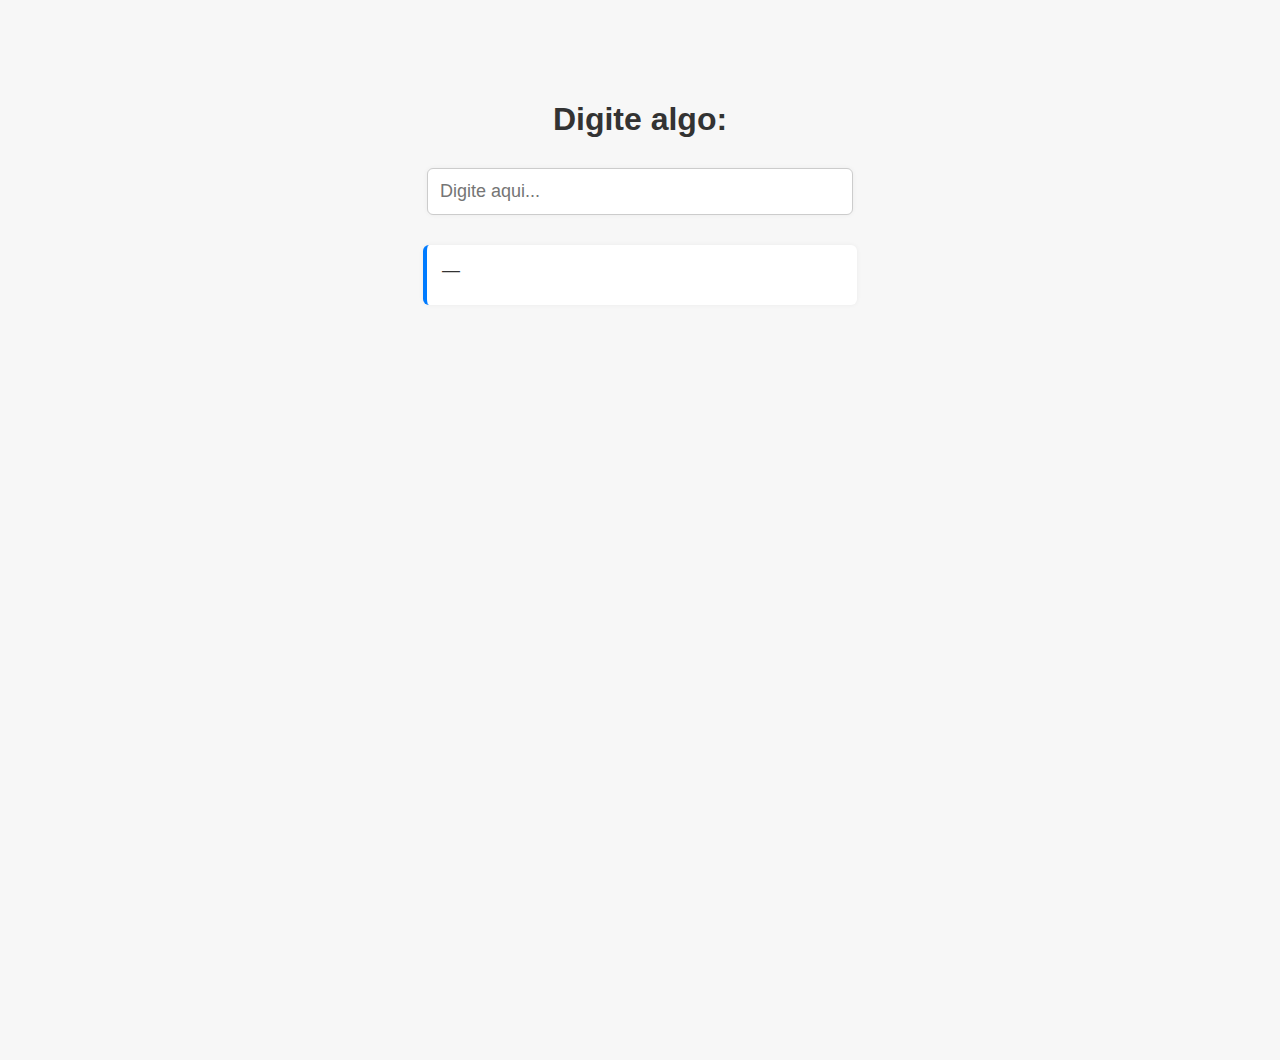
<file: catia.html>
<!DOCTYPE html>
<html lang="pt-BR">
<head>
  <meta charset="UTF-8">
  <title>Espelhamento ao Vivo</title>
  <style>
    body {
      font-family: Arial, sans-serif;
      background-color: #f7f7f7;
      display: flex;
      flex-direction: column;
      align-items: center;
      justify-content: flex-start;
      padding: 80px 20px;
      min-height: 100vh;
      margin: 0;
    }

    h1 {
      margin-bottom: 30px;
      color: #333;
    }

    input[type="text"] {
      width: 100%;
      max-width: 400px;
      padding: 12px;
      font-size: 18px;
      border: 1px solid #ccc;
      border-radius: 6px;
      box-shadow: 0 0 5px rgba(0,0,0,0.05);
    }

    .espelho {
      margin-top: 30px;
      width: 100%;
      max-width: 400px;
      padding: 15px;
      background-color: #fff;
      border-left: 4px solid #007BFF;
      border-radius: 6px;
      font-size: 18px;
      color: #333;
      min-height: 30px;
      box-shadow: 0 0 5px rgba(0,0,0,0.05);
    }
  </style>
</head>
<body>

  <h1>Digite algo:</h1>

  <!-- Caixa de texto -->
  <input type="text" id="entrada" placeholder="Digite aqui..." oninput="espelharTexto()">

  <!-- Texto espelhado -->
  <div class="espelho" id="saida">—</div>

  <script>
    function espelharTexto() {
      const texto = document.getElementById("entrada").value;
      const saida = document.getElementById("saida");
      saida.textContent = texto || "—";
    }
  </script>

</body>
</html>
</file>
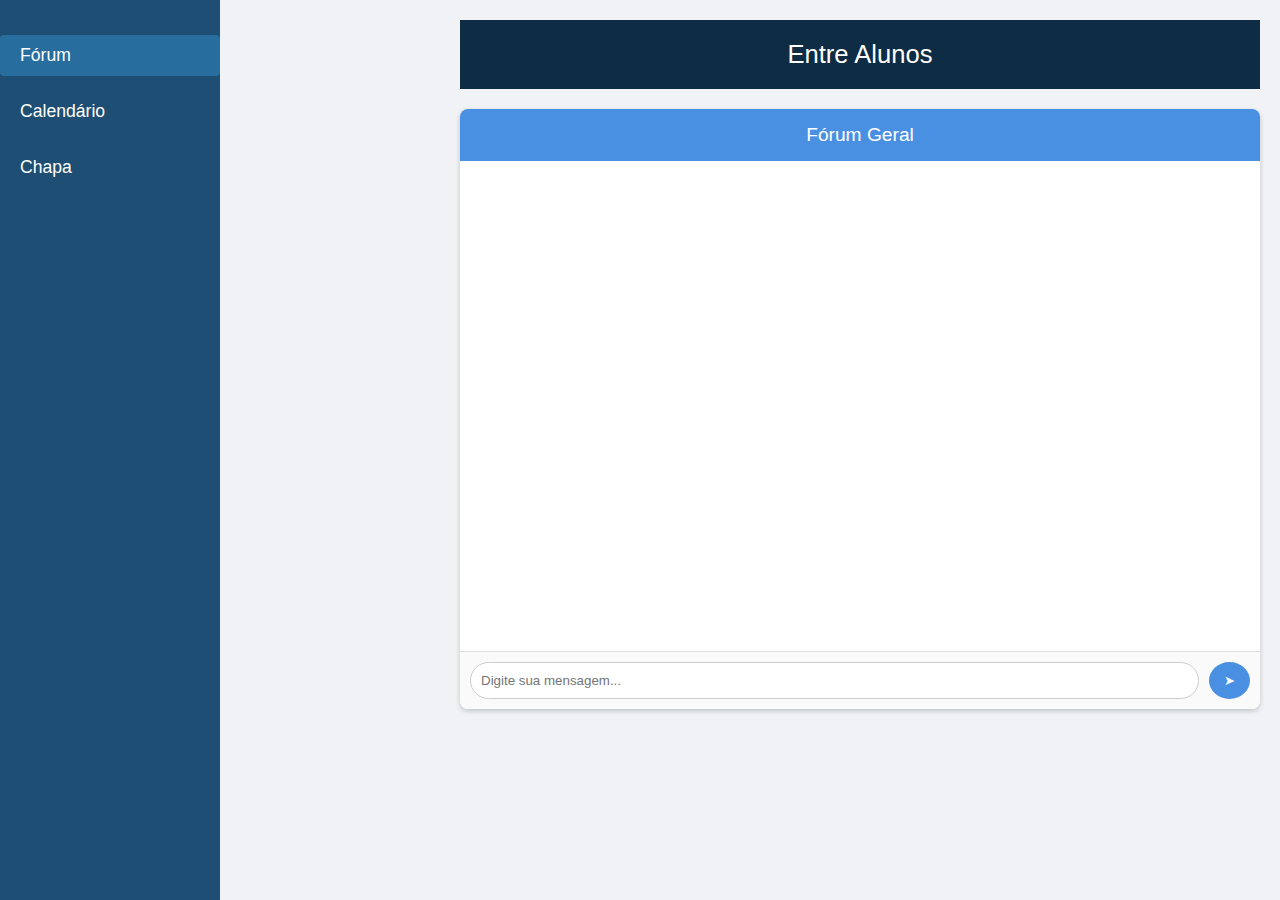
<file: home.html>
<!DOCTYPE html>
<html lang="pt-br">
<head>
  <meta charset="UTF-8" />
  <title>Entre Alunos</title>
  <style>
    * { box-sizing: border-box; margin:0; padding:0; }
    body { font-family: sans-serif; display: flex; min-height: 100vh; background: #f0f2f5; }
    nav { width: 220px; background: #1e4e73; color: white; padding-top: 20px; }
    nav ul { list-style:none; }
    nav li { margin: 15px 0; }
    nav a { color: white; text-decoration: none; font-size: 1.1em; padding: 10px 20px; display: block; transition: background 0.2s; }
    nav a.active, nav a:hover { background: #276d9e; border-radius: 4px; }
    main { flex:1; padding: 20px; margin-left: 220px; }
    header { background: #0e2c43; color:white; padding: 20px; text-align: center; font-size: 1.6em; }
    .section { display: none; margin-top: 20px; }
    .section.active { display: block; }

    /* estilos chat */
    .chat-container { display: flex; flex-direction: column; height: 600px; background: white; border-radius: 8px; overflow: hidden; box-shadow: 0 2px 5px rgba(0,0,0,0.2); }
    .chat-header { background: #4a90e2; color: white; padding: 15px; text-align: center; font-size: 1.2em; }
    .chat-messages { flex:1; overflow-y: auto; padding: 15px; display: flex; flex-direction: column; gap:10px; }
    .message { background:#e6f0ff; padding:10px 15px; border-radius:12px; max-width:70%; align-self: flex-start; }
    .message.self { background:#d1e7dd; align-self: flex-end; }
    .meta { font-size:0.75em; color:#666; margin-top:2px; }
    .chat-input { display: flex; border-top:1px solid #ddd; padding:10px; background:#fafafa; }
    .chat-input input { flex:1; padding:10px; border:1px solid #ccc; border-radius:20px; }
    .chat-input button { margin-left:10px; padding:10px 15px; background:#4a90e2;color:white; border:none;border-radius:50%; cursor:pointer; }

  </style>
</head>
<body>

  <nav>
    <ul>
      <li><a href="#" data-sec="forum" class="active">Fórum</a></li>
      <li><a href="#" data-sec="calendario">Calendário</a></li>
      <li><a href="#" data-sec="chapa">Chapa</a></li>
    </ul>
  </nav>

  <main>
    <header>Entre Alunos</header>

    <div id="forum" class="section active">
      <div class="chat-container">
        <div class="chat-header" id="chatTitulo">Fórum Geral</div>
        <div class="chat-messages" id="chatBox"></div>
        <div class="chat-input">
          <input type="text" id="mensagemInput" placeholder="Digite sua mensagem..." onkeydown="if(event.key==='Enter') enviarMensagem()">
          <button onclick="enviarMensagem()">➤</button>
        </div>
      </div>
    </div>

    <div id="calendario" class="section">
      <h2>📅 Calendário</h2>
      <p>Em breve: eventos, prazos e atividades acadêmicas.</p>
    </div>

    <div id="chapa" class="section">
      <h2>🏛️ Chapa</h2>
      <p>Conheça as chapas concorrentes e suas propostas.</p>
    </div>
  </main>

  <script>
    // navegação
    document.querySelectorAll('nav a').forEach(a => {
      a.addEventListener('click', e => {
        e.preventDefault();
        document.querySelectorAll('nav a').forEach(x => x.classList.remove('active'));
        a.classList.add('active');
        const sec = a.getAttribute('data-sec');
        document.querySelectorAll('.section').forEach(s => s.classList.remove('active'));
        document.getElementById(sec).classList.add('active');
      });
    });

    // fórum
    let nomeUsuario = localStorage.getItem('nomeUsuario') || '';
    if (!nomeUsuario) {
      nomeUsuario = prompt("Digite seu nome para participar do fórum:") || "Anônimo";
      localStorage.setItem('nomeUsuario', nomeUsuario);
    }

    const localKey = 'forumMensagens';
    let mensagens = JSON.parse(localStorage.getItem(localKey)) || [];
    const chatBox = document.getElementById('chatBox');

    function mostrarMensagens() {
      chatBox.innerHTML = '';
      mensagens.forEach(msg => {
        const div = document.createElement('div');
        div.className = 'message' + (msg.de === nomeUsuario ? ' self' : '');
        div.innerHTML = `<strong>${msg.de}</strong> <span class="meta">${msg.hora}</span><br>${msg.texto}`;
        chatBox.appendChild(div);
      });
      chatBox.scrollTop = chatBox.scrollHeight;
    }

    function enviarMensagem() {
      const input = document.getElementById('mensagemInput');
      const texto = input.value.trim();
      if (!texto) return;
      const agora = new Date();
      const hora = agora.toLocaleTimeString('pt-BR', {hour:'2-digit', minute:'2-digit'});
      mensagens.push({ de: nomeUsuario, hora, texto });
      localStorage.setItem(localKey, JSON.stringify(mensagens));
      input.value = '';
      mostrarMensagens();
    }

    mostrarMensagens();

  </script>
</body>
</html>
</file>
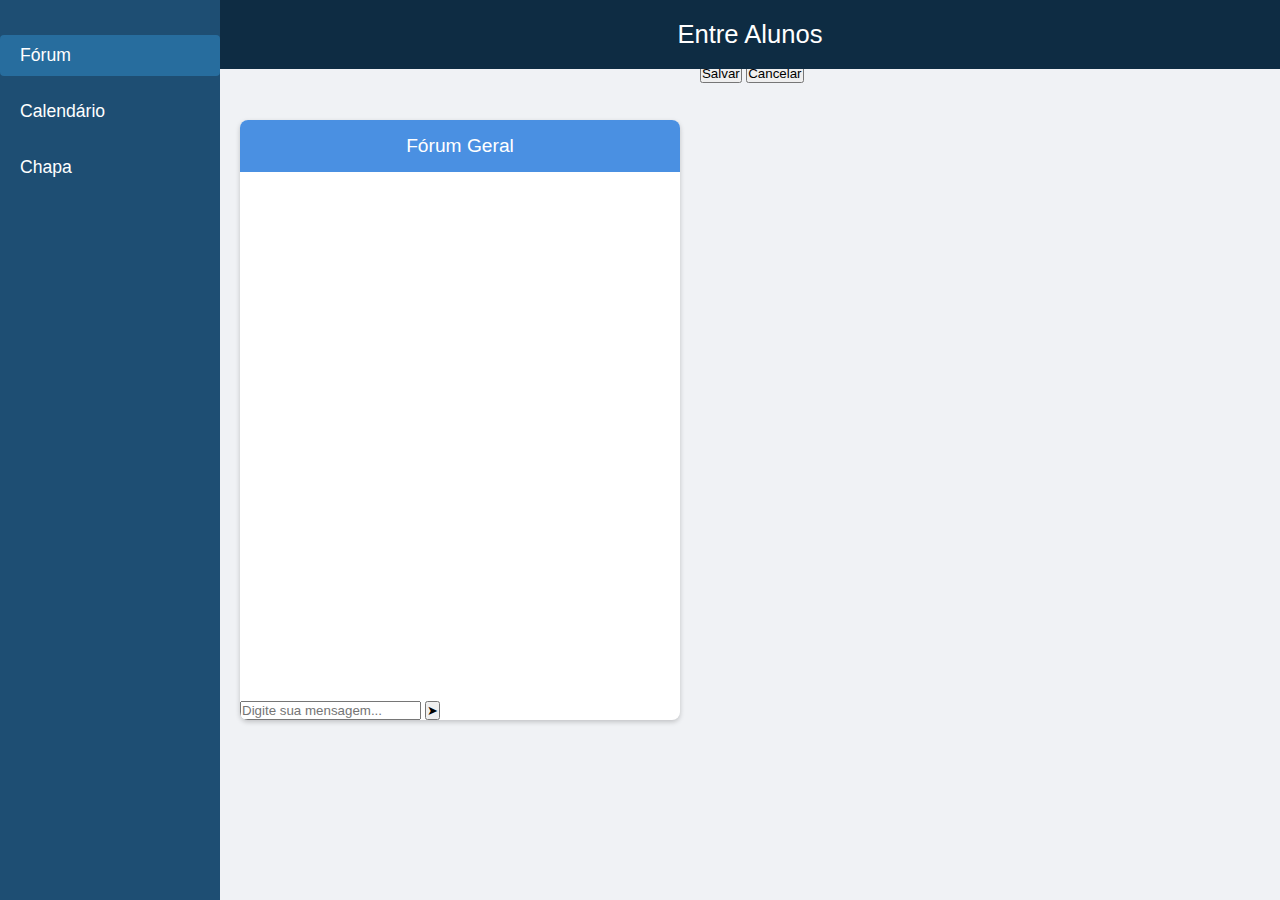
<file: inicio.html>
<!DOCTYPE html>
<html lang="pt-br">
<head>
  <meta charset="UTF-8" />
  <title>Entre Alunos - Calendário Visual</title>
  <link rel="stylesheet" href="styles.css" />
</head>
<body>

  <nav>
    <ul>
      <li><a href="#" data-sec="forum" class="active">Fórum</a></li>
      <li><a href="#" data-sec="calendario">Calendário</a></li>
      <li><a href="#" data-sec="chapa">Chapa</a></li>
    </ul>
  </nav>

  <header>Entre Alunos</header>

  <main>
    <div id="forum" class="section active">
      <div class="chat-container">
        <div class="chat-header" id="chatTitulo">Fórum Geral</div>
        <div class="chat-messages" id="chatBox" style="height: 450px;"></div>
        <div class="chat-input">
          <input
            type="text"
            id="mensagemInput"
            placeholder="Digite sua mensagem..."
            onkeydown="if(event.key==='Enter') enviarMensagem()"
          />
          <button onclick="enviarMensagem()">➤</button>
        </div>
      </div>
    </div>

    <div id="calendario" class="section">
      <h2>📅 Calendário Visual</h2>

      <div id="calendarioVisual">
        <header>
          <h2 id="mesAno"></h2>
        </header>
        <div class="month-controls">
          <button id="prevMonth" title="Mês anterior">&lt;</button>
          <button id="nextMonth" title="Próximo mês">&gt;</button>
        </div>
        <table class="calendar">
          <thead>
            <tr>
              <th>Dom</th>
              <th>Seg</th>
              <th>Ter</th>
              <th>Qua</th>
              <th>Qui</th>
              <th>Sex</th>
              <th>Sáb</th>
            </tr>
          </thead>
          <tbody id="corpoCalendario"></tbody>
        </table>
      </div>
    </div>

    <div id="chapa" class="section">
      <h2>🏛️ Chapa</h2>
      <p>Conheça as chapas concorrentes e suas propostas.</p>
    </div>
  </main>

  <div id="modalEvento">
    <div class="modal-content">
      <span class="close-modal">&times;</span>
      <h3 id="modalTitle">Adicionar Evento</h3>
      <p id="modalDate"></p>
      <form id="formAddEvento">
        <label for="tituloEventoModal">Título do Evento:</label>
        <input
          type="text"
          id="tituloEventoModal"
          required
          placeholder="Ex: Reunião, Prova..."
        />

        <label for="tipoEventoModal">Tipo:</label>
        <select id="tipoEventoModal" required>
            <option value="reuniao">Reunião</option>
            <option value="prova">Prova</option>
            <option value="lembrete">Lembrete</option>
            <option value="outro">Outro</option>
        </select>

        <label for="horaEventoModal">Hora:</label>
        <input type="time" id="horaEventoModal" required />

        <div class="modal-buttons">
          <button type="submit" id="btnSalvar">Salvar</button>
          <button type="button" class="cancel">Cancelar</button>
          <button type="button" id="btnExcluir" style="display: none;">Excluir</button>
        </div>
      </form>
    </div>
  </div>

  <script src="script.js"></script>
</body>
</html>
</file>
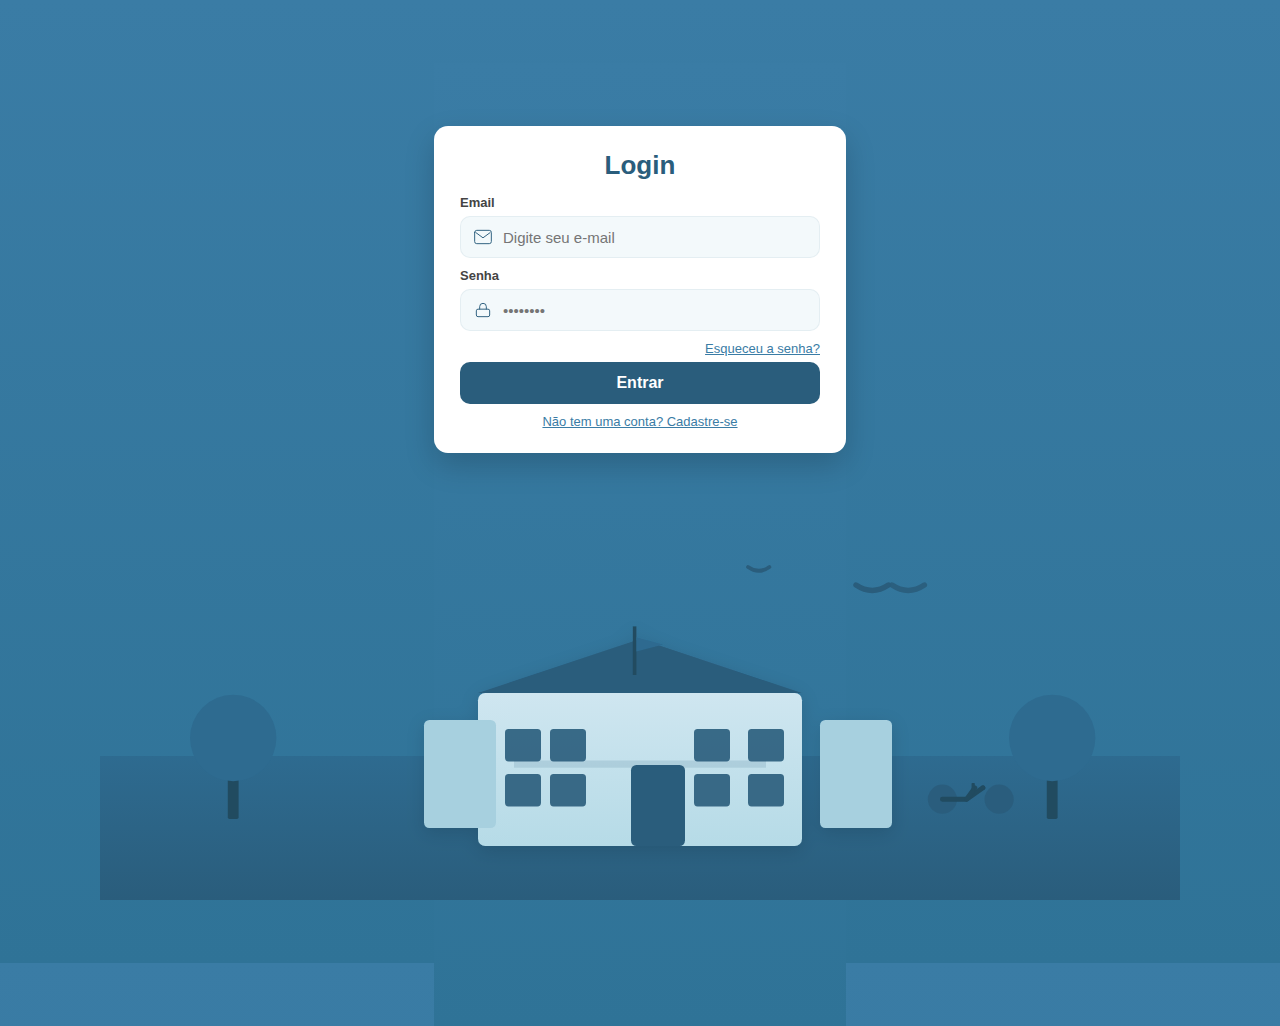
<file: login.html>
<!DOCTYPE html>
<html lang="pt-BR">
<head>
<meta charset="UTF-8" />
<meta name="viewport" content="width=device-width, initial-scale=1" />
<title>Login & Cadastro</title>
<style>
  :root{
    --blue-main: #3A7CA5;
    --blue-dark: #2A5D7C;
    --white: #FFFFFF;
  }

  html, body {
    height: 100%;
    margin: 0;
    font-family: Arial, Helvetica, sans-serif;
    background: linear-gradient(180deg,var(--blue-main) 0%, #2f7397 100%);
    display: flex;
    justify-content: center;
    align-items: flex-start; /* caixa mais pra cima */
    padding-top: 7vh; /* ajuste vertical: aumente/diminua conforme quiser */
    -webkit-font-smoothing:antialiased;
    -moz-osx-font-smoothing:grayscale;
  }

  .container {
    background: var(--white);
    border-radius: 14px;
    padding: 24px 26px;
    width: 360px;
    max-width: 92vw;
    box-shadow: 0 12px 30px rgba(0,0,0,0.18);
    z-index: 2; /* acima do SVG */
    position: relative;
  }

  h2 {
    margin: 0 0 14px 0;
    text-align: center;
    color: var(--blue-dark);
    font-size: 26px;
    font-weight: 600;
  }

  label {
    display:block;
    font-weight:600;
    font-size:13px;
    margin-top:8px;
    margin-bottom:6px;
    color:#444;
  }

  /* Wrapper do ícone + input */
  .field {
    display:flex;
    align-items:center;
    gap:10px;
    background:#F3F9FB;
    border-radius:10px;
    padding:10px 12px;
    border:1px solid rgba(42,93,124,0.07);
    margin-bottom:10px;
  }

  .field svg{ width:20px; height:20px; flex:0 0 20px; color:var(--blue-dark); opacity:0.95; }

  .field input{
    border:0;
    background:transparent;
    outline:none;
    width:100%;
    font-size:15px;
    color: #123;
    padding:0;
  }

  select.field-select {
    width:100%;
    border:0;
    background:transparent;
    outline:none;
    font-size:15px;
    color:#123;
  }

  button {
    display:block;
    width:100%;
    background:var(--blue-dark);
    color:var(--white);
    border:0;
    padding:12px 14px;
    border-radius:10px;
    font-size:16px;
    font-weight:700;
    cursor:pointer;
    margin-top:6px;
    transition: transform .08s ease, box-shadow .08s ease;
  }
  button:active{ transform: translateY(1px); }
  button.secondary {
    background:#ccc;
    color:#222;
    margin-top:8px;
  }

  .toggle-link {
    color: var(--blue-main);
    text-align: center;
    cursor: pointer;
    text-decoration: underline;
    font-size: 13px;
    margin-top: 10px;
  }
  .forgot-password {
    text-align:right;
    color: var(--blue-main);
    font-size: 13px;
    cursor:pointer;
    margin-top:6px;
    text-decoration: underline;
  }

  .error-msg {
    color: #b00020;
    font-size: 13px;
    margin-bottom: 8px;
    text-align: center;
    display: none;
  }

  /* Rodapé ilustrativo (SVG) */
  .scene {
    position: fixed;
    left: 0;
    right: 0;
    bottom: 0;
    height: 40vh;
    max-height: 360px;
    z-index: 1;
    pointer-events: none;
    display:flex;
    justify-content:center;
    align-items:flex-end;
  }

  /* Responsivo */
  @media (max-width: 420px){
    .container { width: 92vw; padding:18px; border-radius:12px; }
    h2 { font-size:22px; }
    .field { padding:10px; border-radius:8px; }
  }
</style>
</head>
<body>

<!-- LOGIN -->
<div class="container" id="login-container" aria-live="polite">
  <h2>Login</h2>
  <div class="error-msg" id="login-error" role="alert"></div>

  <form id="login-form" autocomplete="off">
    <label for="login-email">Email</label>
    <div class="field">
      <!-- envelope -->
      <svg viewBox="0 0 24 24" aria-hidden="true" focusable="false">
        <path d="M2 6.5A2.5 2.5 0 0 1 4.5 4h15A2.5 2.5 0 0 1 22 6.5v11A2.5 2.5 0 0 1 19.5 20h-15A2.5 2.5 0 0 1 2 17.5v-11z" fill="none" stroke="currentColor" stroke-width="1.2" stroke-linecap="round" stroke-linejoin="round"/>
        <path d="M3.5 6.75l8.5 6.25 8.5-6.25" fill="none" stroke="currentColor" stroke-width="1.2" stroke-linecap="round" stroke-linejoin="round"/>
      </svg>
      <input id="login-email" name="email" type="email" placeholder="Digite seu e-mail" required />
    </div>

    <label for="login-password">Senha</label>
    <div class="field">
      <!-- cadeado -->
      <svg viewBox="0 0 24 24" aria-hidden="true" focusable="false">
        <rect x="4" y="11" width="16" height="9" rx="2" fill="none" stroke="currentColor" stroke-width="1.2"/>
        <path d="M8 11V8a4 4 0 0 1 8 0v3" fill="none" stroke="currentColor" stroke-width="1.2" stroke-linecap="round" stroke-linejoin="round"/>
      </svg>
      <input id="login-password" name="password" type="password" placeholder="••••••••" required />
    </div>

    <div class="forgot-password" id="forgot-password-link">Esqueceu a senha?</div>
    <button type="submit">Entrar</button>
  </form>

  <div class="toggle-link" id="go-to-register">Não tem uma conta? Cadastre-se</div>
</div>

<!-- CADASTRO -->
<div class="container" id="register-container" style="display:none;">
  <h2>Cadastro</h2>
  <div class="error-msg" id="register-error" role="alert"></div>

  <form id="register-form" autocomplete="off">
    <label for="name">Nome</label>
    <div class="field">
      <svg viewBox="0 0 24 24" aria-hidden="true" focusable="false">
        <circle cx="12" cy="8" r="3" fill="none" stroke="currentColor" stroke-width="1.2"/>
        <path d="M4 20c1.6-4 6.4-6 8-6s6.4 2 8 6" fill="none" stroke="currentColor" stroke-width="1.2"/>
      </svg>
      <input id="name" name="name" type="text" placeholder="Seu nome completo" required />
    </div>

    <label for="birthdate">Data de nascimento</label>
    <div class="field">
      <svg viewBox="0 0 24 24" aria-hidden="true" focusable="false">
        <rect x="3" y="5" width="18" height="16" rx="2" fill="none" stroke="currentColor" stroke-width="1.2"/>
        <path d="M16 3v4M8 3v4" stroke="currentColor" stroke-width="1.2" stroke-linecap="round"/>
      </svg>
      <input id="birthdate" name="birthdate" type="date" required />
    </div>

    <label for="register-email">Email</label>
    <div class="field">
      <!-- envelope -->
      <svg viewBox="0 0 24 24" aria-hidden="true" focusable="false">
        <path d="M2 6.5A2.5 2.5 0 0 1 4.5 4h15A2.5 2.5 0 0 1 22 6.5v11A2.5 2.5 0 0 1 19.5 20h-15A2.5 2.5 0 0 1 2 17.5v-11z" fill="none" stroke="currentColor" stroke-width="1.2" stroke-linecap="round" stroke-linejoin="round"/>
        <path d="M3.5 6.75l8.5 6.25 8.5-6.25" fill="none" stroke="currentColor" stroke-width="1.2" stroke-linecap="round" stroke-linejoin="round"/>
      </svg>
      <input id="register-email" name="email" type="email" placeholder="Digite seu e-mail" required />
    </div>

    <label for="gender">Gênero</label>
    <div class="field">
      <svg viewBox="0 0 24 24" aria-hidden="true" focusable="false">
        <circle cx="12" cy="8" r="1.6" fill="currentColor"/>
        <path d="M6 20c2-3 10-3 12 0" fill="none" stroke="currentColor" stroke-width="1.2"/>
      </svg>
      <select id="gender" name="gender" class="field-select" required>
        <option value="" disabled selected>Selecione</option>
        <option value="Feminino">Feminino</option>
        <option value="Masculino">Masculino</option>
        <option value="Prefiro não dizer">Prefiro não dizer</option>
      </select>
    </div>

    <label for="register-password">Senha</label>
    <div class="field">
      <!-- cadeado -->
      <svg viewBox="0 0 24 24" aria-hidden="true" focusable="false">
        <rect x="4" y="11" width="16" height="9" rx="2" fill="none" stroke="currentColor" stroke-width="1.2"/>
        <path d="M8 11V8a4 4 0 0 1 8 0v3" fill="none" stroke="currentColor" stroke-width="1.2" stroke-linecap="round" stroke-linejoin="round"/>
      </svg>
      <input id="register-password" name="password" type="password" placeholder="••••••••" required />
    </div>

    <button type="submit">Cadastrar</button>
    <button type="button" class="secondary" id="back-to-login">Voltar para login</button>
  </form>
</div>

<!-- SVG vetorial do campus (fundo) -->
<div class="scene" aria-hidden="true">
  <svg viewBox="0 0 1200 400" width="100%" height="100%" preserveAspectRatio="xMidYMax meet" xmlns="http://www.w3.org/2000/svg" role="img" focusable="false">
    <defs>
      <linearGradient id="groundGrad" x1="0" x2="0" y1="0" y2="1">
        <stop offset="0%" stop-color="#2e6b90"/>
        <stop offset="100%" stop-color="#2a5d7c" />
      </linearGradient>

      <linearGradient id="buildingGrad" x1="0" x2="0" y1="0" y2="1">
        <stop offset="0%" stop-color="#cfe6f0" />
        <stop offset="100%" stop-color="#b6dbe7" />
      </linearGradient>

      <filter id="softShadow" x="-20%" y="-20%" width="140%" height="140%">
        <feDropShadow dx="0" dy="6" stdDeviation="10" flood-opacity="0.12" />
      </filter>
    </defs>

    <rect x="0" y="240" width="1200" height="160" fill="url(#groundGrad)"/>

    <g transform="translate(90,170)">
      <rect x="52" y="60" width="12" height="80" fill="#214b60" rx="2"/>
      <circle cx="58" cy="50" r="48" fill="#2e6b90"/>
    </g>

    <g transform="translate(1000,170)">
      <rect x="52" y="60" width="12" height="80" fill="#214b60" rx="2"/>
      <circle cx="58" cy="50" r="48" fill="#2e6b90"/>
    </g>

    <g transform="translate(300,90)" filter="url(#softShadow)">
      <rect x="120" y="80" width="360" height="170" rx="8" fill="url(#buildingGrad)"/>
      <rect x="60" y="110" width="80" height="120" rx="6" fill="#a7d0df"/>
      <rect x="500" y="110" width="80" height="120" rx="6" fill="#a7d0df"/>
      <polygon points="120,80 300,20 480,80" fill="#2a5d7c"/>
      <rect x="292" y="6" width="4" height="54" fill="#214b60"/>
      <path d="M296 18 L326 26 L296 34 Z" fill="#2e6b90"/>
      <rect x="290" y="160" width="60" height="90" rx="6" fill="#2a5d7c"/>
      <g fill="#2a5d7c" opacity="0.9">
        <rect x="150" y="120" width="40" height="36" rx="4"/>
        <rect x="150" y="170" width="40" height="36" rx="4"/>
        <rect x="200" y="120" width="40" height="36" rx="4"/>
        <rect x="200" y="170" width="40" height="36" rx="4"/>
        <rect x="420" y="120" width="40" height="36" rx="4"/>
        <rect x="420" y="170" width="40" height="36" rx="4"/>
        <rect x="360" y="120" width="40" height="36" rx="4"/>
        <rect x="360" y="170" width="40" height="36" rx="4"/>
      </g>
    </g>

    <g transform="translate(900,270) scale(0.9)">
      <circle cx="40" cy="20" r="18" fill="#2a5d7c" opacity="0.95"/>
      <circle cx="110" cy="20" r="18" fill="#2a5d7c" opacity="0.95"/>
      <path d="M40 20 L70 20 L90 6" stroke="#214b60" stroke-width="6" stroke-linecap="round" stroke-linejoin="round" fill="none"/>
      <path d="M70 20 L80 6" stroke="#214b60" stroke-width="6" stroke-linecap="round"/>
      <rect x="76" y="0" width="4" height="10" fill="#214b60" rx="1"/>
      <circle cx="90" cy="6" r="3" fill="#214b60"/>
    </g>

    <g transform="translate(840,50) scale(1)">
      <path d="M0 0 q18 12 36 0" fill="none" stroke="#2a5d7c" stroke-width="6" stroke-linecap="round"/>
      <path d="M40 0 q18 12 36 0" fill="none" stroke="#2a5d7c" stroke-width="6" stroke-linecap="round" opacity="0.9"/>
    </g>

    <g transform="translate(720,30) scale(0.85)">
      <path d="M0 0 q14 10 28 0" fill="none" stroke="#2a5d7c" stroke-width="5" stroke-linecap="round"/>
    </g>

    <rect x="460" y="245" width="280" height="8" fill="#2a5d7c" opacity="0.14"/>
  </svg>
</div>

<script>
  // Alternar entre login e cadastro
  const loginContainer = document.getElementById('login-container');
  const registerContainer = document.getElementById('register-container');

  document.getElementById('go-to-register').onclick = () => {
    loginContainer.style.display = 'none';
    registerContainer.style.display = 'block';
    clearErrors();
    // opcional: rola um pouco pra baixo em mobile para ver o formulário
    window.scrollTo({ top: 0, behavior: 'smooth' });
  };

  document.getElementById('back-to-login').onclick = () => {
    registerContainer.style.display = 'none';
    loginContainer.style.display = 'block';
    clearErrors();
    window.scrollTo({ top: 0, behavior: 'smooth' });
  };

  function clearErrors() {
    document.getElementById('login-error').style.display = 'none';
    document.getElementById('register-error').style.display = 'none';
  }

  // Salvar usuário no localStorage
  function salvarUsuario(usuario) {
    let usuarios = JSON.parse(localStorage.getItem('usuarios') || '[]');
    if (usuarios.some(u => u.email.toLowerCase() === usuario.email.toLowerCase())) return false;
    usuarios.push(usuario);
    localStorage.setItem('usuarios', JSON.stringify(usuarios));
    return true;
  }

  // Validar login
  function validarLogin(email, senha) {
    let usuarios = JSON.parse(localStorage.getItem('usuarios') || '[]');
    return usuarios.find(u => u.email.toLowerCase() === email.toLowerCase() && u.senha === senha);
  }

  // Cadastro
  document.getElementById('register-form').addEventListener('submit', function(e){
    e.preventDefault();
    clearErrors();

    const nome = this.name.value.trim();
    const nascimento = this.birthdate.value;
    const email = this.email.value.trim();
    const genero = this.gender.value;
    const senha = this.password.value;

    const errorDiv = document.getElementById('register-error');

    if (!nome || !nascimento || !email || !genero || !senha) {
      errorDiv.textContent = 'Por favor, preencha todos os campos.';
      errorDiv.style.display = 'block';
      return;
    }

    const usuario = { nome, nascimento, email, genero, senha };

    if (!salvarUsuario(usuario)) {
      errorDiv.textContent = 'E-mail já cadastrado.';
      errorDiv.style.display = 'block';
      return;
    }

    localStorage.setItem('usuarioLogado', JSON.stringify(usuario));
    alert('Cadastro realizado com sucesso!');
    window.location.href = 'index.html';
  });

  // Login
  document.getElementById('login-form').addEventListener('submit', function(e){
    e.preventDefault();
    clearErrors();

    const email = this.email.value.trim();
    const senha = this.password.value;
    const errorDiv = document.getElementById('login-error');

    const usuario = validarLogin(email, senha);

    if (!usuario) {
      errorDiv.textContent = 'Email ou senha incorretos.';
      errorDiv.style.display = 'block';
      return;
    }

    localStorage.setItem('usuarioLogado', JSON.stringify(usuario));
    alert('Login realizado com sucesso!');
    window.location.href = 'index.html';
  });

  // Esqueci a senha
  document.getElementById('forgot-password-link').addEventListener('click', () => {
    const email = prompt('Digite seu e-mail para recuperar a senha:');
    if (!email) return alert('E-mail não informado.');

    const usuarios = JSON.parse(localStorage.getItem('usuarios') || '[]');
    const usuario = usuarios.find(u => u.email.toLowerCase() === email.toLowerCase());

    if (!usuario) {
      alert('E-mail não cadastrado.');
      return;
    }

    alert(`Sua senha é: ${usuario.senha}`);
  });
</script>

</body>
</html>
</file>
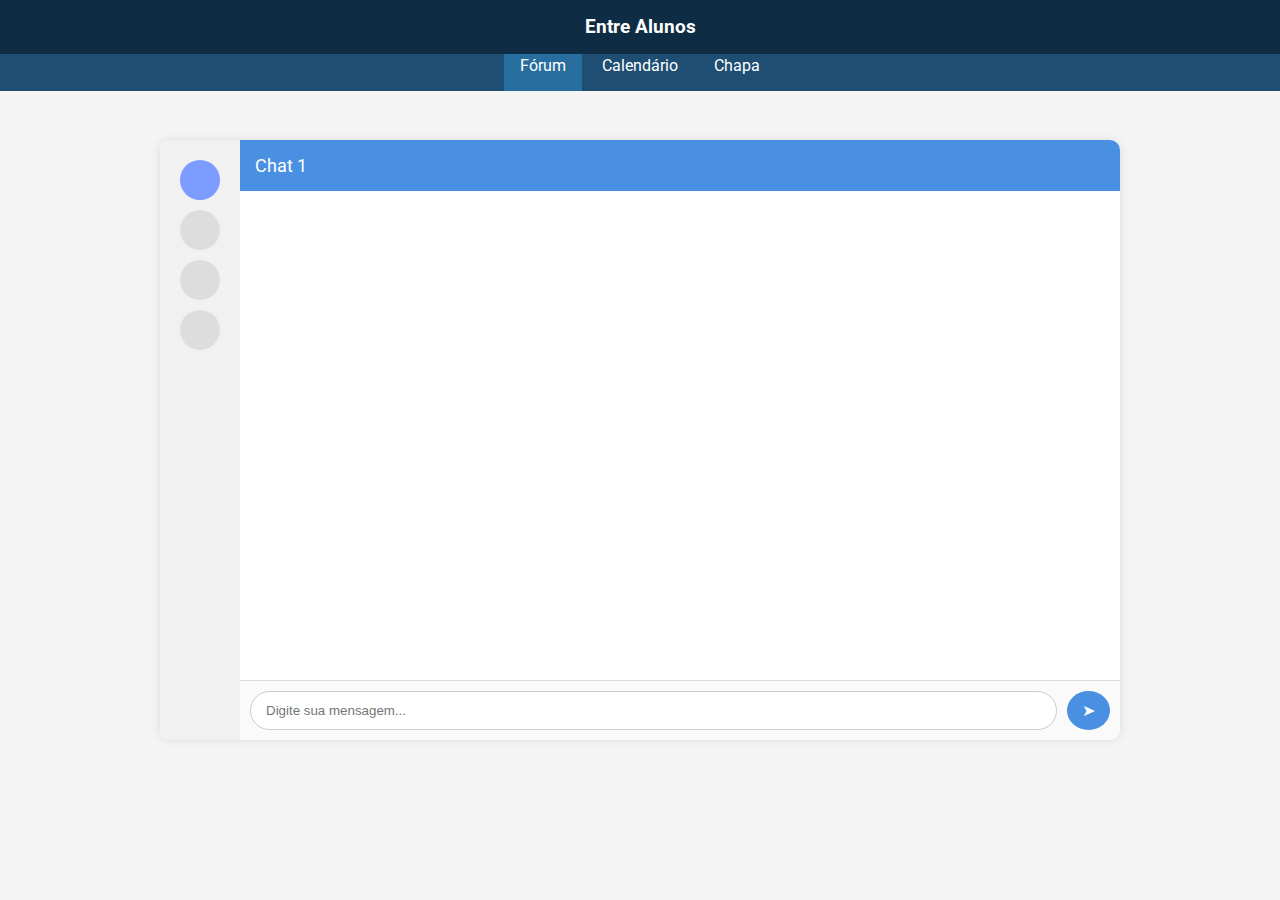
<file: text.html>
<!DOCTYPE html>
<html lang="pt-br">
<head>
  <meta charset="UTF-8">
  <title>Entre Alunos</title>
  <style>
    /* Reset e base */
    * {
      box-sizing: border-box;
      margin: 0;
      padding: 0;
    }

    body {
      font-family: Arial, sans-serif;
      background-color: #f4f4f4;
      color: #333;
    }

    header {
      position: fixed;
      top: 0;
      width: 100%;
      background-color: #0e2c43;
      color: white;
      text-align: center;
      padding: 1em;
      font-size: 1em;
      z-index: 1000;
    }

    nav {
      position: fixed;
      top: 40px;
      width: 100%;
      background-color: #1e4e73;
      text-align: center;
      z-index: 999;
    }

    nav a {
      color: white;
      padding: 1em;
      display: inline-block;
      text-decoration: none;
      transition: background-color 0.3s;
    }

    nav a:hover,
    nav a.active {
      background-color: #276d9e;
    }

    .main-content {
      padding: 140px 20px 40px;
      max-width: 1000px;
      margin: auto;
    }

    .section {
      display: none;
    }

    .section.active {
      display: block;
    }

    .chat-container {
      display: flex;
      height: 600px;
      background: white;
      border-radius: 10px;
      overflow: hidden;
      box-shadow: 0 0 10px rgba(0,0,0,0.1);
    }

    .chat-list {
      width: 80px;
      background: #f1f1f1;
      display: flex;
      flex-direction: column;
      align-items: center;
      padding-top: 20px;
      gap: 10px;
    }

    .chat-icon {
      width: 40px;
      height: 40px;
      border-radius: 50%;
      background: #ddd;
      cursor: pointer;
    }

    .chat-icon.active {
      background: #7c9dff;
    }

    .chat-area {
      flex: 1;
      display: flex;
      flex-direction: column;
    }

    .chat-header {
      background: #4a90e2;
      color: white;
      padding: 15px;
      font-size: 18px;
    }

    .chat-messages {
      flex: 1;
      padding: 15px;
      overflow-y: auto;
      display: flex;
      flex-direction: column;
      gap: 10px;
    }

    .message-row {
      display: flex;
      align-items: flex-start;
    }

    .avatar {
      width: 40px;
      height: 40px;
      border-radius: 50%;
      margin-right: 10px;
      object-fit: cover;
    }

    .message {
      background: #e6f0ff;
      padding: 10px 15px;
      border-radius: 20px;
      max-width: 70%;
    }

    .chat-input {
      display: flex;
      padding: 10px;
      border-top: 1px solid #ddd;
      background: #fafafa;
    }

    .chat-input input {
      flex: 1;
      padding: 10px 15px;
      border: 1px solid #ccc;
      border-radius: 20px;
      outline: none;
    }

    .chat-input button {
      margin-left: 10px;
      padding: 10px 15px;
      border: none;
      background: #4a90e2;
      color: white;
      border-radius: 50%;
      cursor: pointer;
      font-size: 16px;
    }

  </style>
</head>
<body>
  <header>
    <h3>Entre Alunos</h3>
  </header>

  <nav>
    <a href="#" onclick="mostrar('forum', this)" class="active">Fórum</a>
    <a href="#" onclick="mostrar('calendario', this)">Calendário</a>
    <a href="#" onclick="mostrar('chapa', this)">Chapa</a>
  </nav>

  <div class="main-content">
    <div id="forum" class="section active">
      <div class="chat-container">
        <div class="chat-list">
          <div class="chat-icon active" onclick="mudarChat('chat1', this)"></div>
          <div class="chat-icon" onclick="mudarChat('chat2', this)"></div>
          <div class="chat-icon" onclick="mudarChat('chat3', this)"></div>
          <div class="chat-icon" onclick="mudarChat('chat4', this)"></div>
        </div>
        <div class="chat-area">
          <div class="chat-header" id="chatTitulo">Chat 1</div>
          <div class="chat-messages" id="chatBox"></div>
          <div class="chat-input">
            <input type="text" id="mensagemInput" placeholder="Digite sua mensagem..." onkeydown="if(event.key==='Enter') enviarMensagem()">
            <button onclick="enviarMensagem()">➤</button>
          </div>
        </div>
      </div>
    </div>

    <!------ Calendário ------>
    <div id="calendario" class="section">
    
      <!DOCTYPE html>
      <html lang="pt-br">
      <head>
        <meta charset="UTF-8">
        <link href="https://fonts.googleapis.com/css2?family=Roboto:wght@400;700&display=swap" rel="stylesheet">
        <style>
          html, body {
            margin: 0;
            height: 100%;
            font-family: 'Roboto', sans-serif;
          }
      
          .container {
            display: flex;
            flex-direction: column;
            height: 100vh;
          }
      
          .topo {
            flex: 0.3;
            background-color: steelblue;
            color: white;
          }
      
          .baixo {
            flex: 2.65;
            background-color: snow;
            color: black;
          }

          .caixa2 {
            background-color: white;
            padding: 1px;
            width: 400px;
            margin: 20px auto;
            border: 2px solid black;
            border-radius: 20px;
            box-shadow: 0 0 10px rgba(0, 0, 0, 0.2);
          }
      
          h1, h4 {
            margin: 0.5em 0;
          }
      
          .home-icon a {
            display: block;
            width: 40px;
            height: 40px;
            background-image: url('icone-home.png'); /* substitua com o ícone real */
            background-size: cover;
            margin: 0 auto;
          }
      
          #meses span {
            cursor: pointer;
            padding: 4px 8px;
            border-radius: 5px;
          }
      
          #meses span:hover {
            background-color: lightgray;
          }
        </style>
      </head>
      <body>
        <div class="container">
          <div class="topo">
            <br>
            <center>
              <h4 id="meses">
                <span data-month="1">Fevereiro</span> &nbsp;
                <span data-month="2">Março</span> &nbsp;
                <span data-month="3">Abril</span> &nbsp;
                <span data-month="4">Maio</span> &nbsp;
                <span data-month="5">Junho</span> &nbsp;
                <span data-month="7">Agosto</span> &nbsp;
                <span data-month="8">Setembro</span> &nbsp;
                <span data-month="9">Outubro</span> &nbsp;
                <span data-month="10">Novembro</span>
              </h4>
            </center>
          </div>
      
          <div class="baixo">
            <div class="caixa2">
              <center><h4>Clique em cada mês para saber os eventos</h4></center>
            </div>
            <div id="calendario" style="background-color:white; border-radius: 10px; width: 90%; max-width: 600px; margin: 20px auto; padding: 20px;"></div>
            <div class="home-icon">
            </div>
          </div>
        </div>
      
        <script>
          const meses = document.getElementById('meses');
          const calendarioEl = document.getElementById('calendario');
      
          meses.addEventListener('click', (e) => {
            const month = e.target.dataset.month;
            if (month !== undefined) {
              const year = new Date().getFullYear();
              mostrarCalendario(parseInt(month), year);
            }
          });
      
          function mostrarCalendario(mes, ano) {
            const diasSemana = ['Dom', 'Seg', 'Ter', 'Qua', 'Qui', 'Sex', 'Sáb'];
            const primeiroDia = new Date(ano, mes, 1).getDay();
            const totalDias = new Date(ano, mes + 1, 0).getDate();
      
            let html = '<table style="width: 100%; text-align: center; border-collapse: collapse;">';
            html += '<tr>' + diasSemana.map(d => `<th>${d}</th>`).join('') + '</tr><tr>';
      
            for (let i = 0; i < primeiroDia; i++) {
              html += '<td></td>';
            }
      
            for (let dia = 1; dia <= totalDias; dia++) {
              const data = `${ano}-${(mes+1).toString().padStart(2, '0')}-${dia.toString().padStart(2, '0')}`;
      
              const temEvento = (mes === 4 && dia === 15); // Evento fictício: 15 de Maio
      
              html += `<td style="padding: 10px; border: 1px solid #ccc; ${temEvento ? 'background-color: lightgreen;' : ''}" title="${temEvento ? 'Evento: Feira de Ciências' : ''}">${dia}</td>`;
      
              if ((primeiroDia + dia) % 7 === 0) {
                html += '</tr><tr>';
              }
            }
      
            html += '</tr></table>';
            calendarioEl.innerHTML = html;
          }
        </script>
      </body>
      </html>
  </div>
    

    <div id="chapa" class="section">
      <h2>Chapa</h2>
      <p>Conheça as chapas concorrentes e suas propostas.</p>
    </div>
  </div>

  <script>
    const chats = {
      chat1: [],
      chat2: [],
      chat3: [],
      chat4: []
    };

    const avatares = {
      chat1: 'https://encrypted-tbn0.gstatic.com/images?q=tbn:ANd9GcSV9r4zvgWrXNv1e7lbVa8re3VyaLTjT-m53w&s',
      chat2: 'https://encrypted-tbn0.gstatic.com/images?q=tbn:ANd9GcSRiN_FCo7Rrj1SWNz0Zhb_U27BF7FadLfOww&s',
      chat3: 'https://i.pinimg.com/564x/ce/a6/0b/cea60ba1c7708d5060d2ffb0bbfa38cc.jpg',
      chat4: 'https://adimax.com.br/wp-content/uploads/2022/05/cuidados-filhote-de-cachorro.jpg',
    };

    let chatAtual = 'chat1';

    function mostrar(secaoId, link) {
      document.querySelectorAll('.section').forEach(sec => sec.classList.remove('active'));
      document.getElementById(secaoId).classList.add('active');
      document.querySelectorAll('nav a').forEach(a => a.classList.remove('active'));
      link.classList.add('active');
    }

    function mudarChat(id, el) {
      document.querySelectorAll('.chat-icon').forEach(i => i.classList.remove('active'));
      el.classList.add('active');
      chatAtual = id;
      document.getElementById('chatTitulo').textContent = `Chat ${id.replace('chat', '')}`;
      atualizarMensagens();
    }

    function enviarMensagem() {
      const input = document.getElementById('mensagemInput');
      const texto = input.value.trim();
      if (!texto) return;
      chats[chatAtual].push(texto);
      input.value = '';
      atualizarMensagens();
    }

    function atualizarMensagens() {
      const box = document.getElementById('chatBox');
      box.innerHTML = '';
      chats[chatAtual].forEach(msg => {
        const row = document.createElement('div');
        row.classList.add('message-row');

        const avatar = document.createElement('img');
        avatar.src = avatares[chatAtual];
        avatar.classList.add('avatar');

        const msgDiv = document.createElement('div');
        msgDiv.classList.add('message');
        msgDiv.textContent = msg;

        row.appendChild(avatar);
        row.appendChild(msgDiv);
        box.appendChild(row);
      });
      box.scrollTop = box.scrollHeight;
    }

    atualizarMensagens();
  </script>
</body>
</html>
</file>
<file: styles.css>
* { box-sizing: border-box; margin:0; padding:0; }
body { font-family: sans-serif; display: flex; min-height: 100vh; background: #f0f2f5; }

nav {
  width: 220px;
  background: #1e4e73;
  color: white;
  padding-top: 20px;
  position: fixed;
  top: 0;
  bottom: 0;
  left: 0;
}

nav ul { list-style: none; }
nav li { margin: 15px 0; }
nav a {
  color: white;
  text-decoration: none;
  font-size: 1.1em;
  padding: 10px 20px;
  display: block;
  transition: background 0.2s;
}
nav a.active, nav a:hover {
  background: #276d9e;
  border-radius: 4px;
}

header {
  background: #0e2c43;
  color: white;
  padding: 20px;
  text-align: center;
  font-size: 1.6em;
  width: calc(100% - 220px);
  position: fixed;
  top: 0;
  left: 220px;
  z-index: 1000;
}

main {
  flex: 1;
  padding: 20px;
  margin-left: 220px;
  margin-top: 80px;
  overflow-y: auto;
  max-height: calc(100vh - 80px);
}

.section { display: none; margin-top: 20px; }
.section.active { display: block; }

/* chat */
.chat-container {
  display: flex;
  flex-direction: column;
  height: 600px;
  background: white;
  border-radius: 8px;
  overflow: hidden;
  box-shadow: 0 2px 5px rgba(0,0,0,0.2);
}

.chat-header {
  background: #4a90e2;
  color: white;
  padding: 15px;
  text-align: center;
  font-size: 1.2em;
}

.chat-messages {
  flex: 1;
  overflow-y: auto;
  padding: 15px;
  display: flex;
  flex-direction: column;
  gap: 10px;
}

.message {
  background: #e6f0ff;
  padding: 10px 15px;
  border-radius: 12px;
  max-width: 70%;
  align-self: flex-start;
  word-wrap: break-word;
}

.message strong {
  font-size: 0.9em;
 
}
</file>
